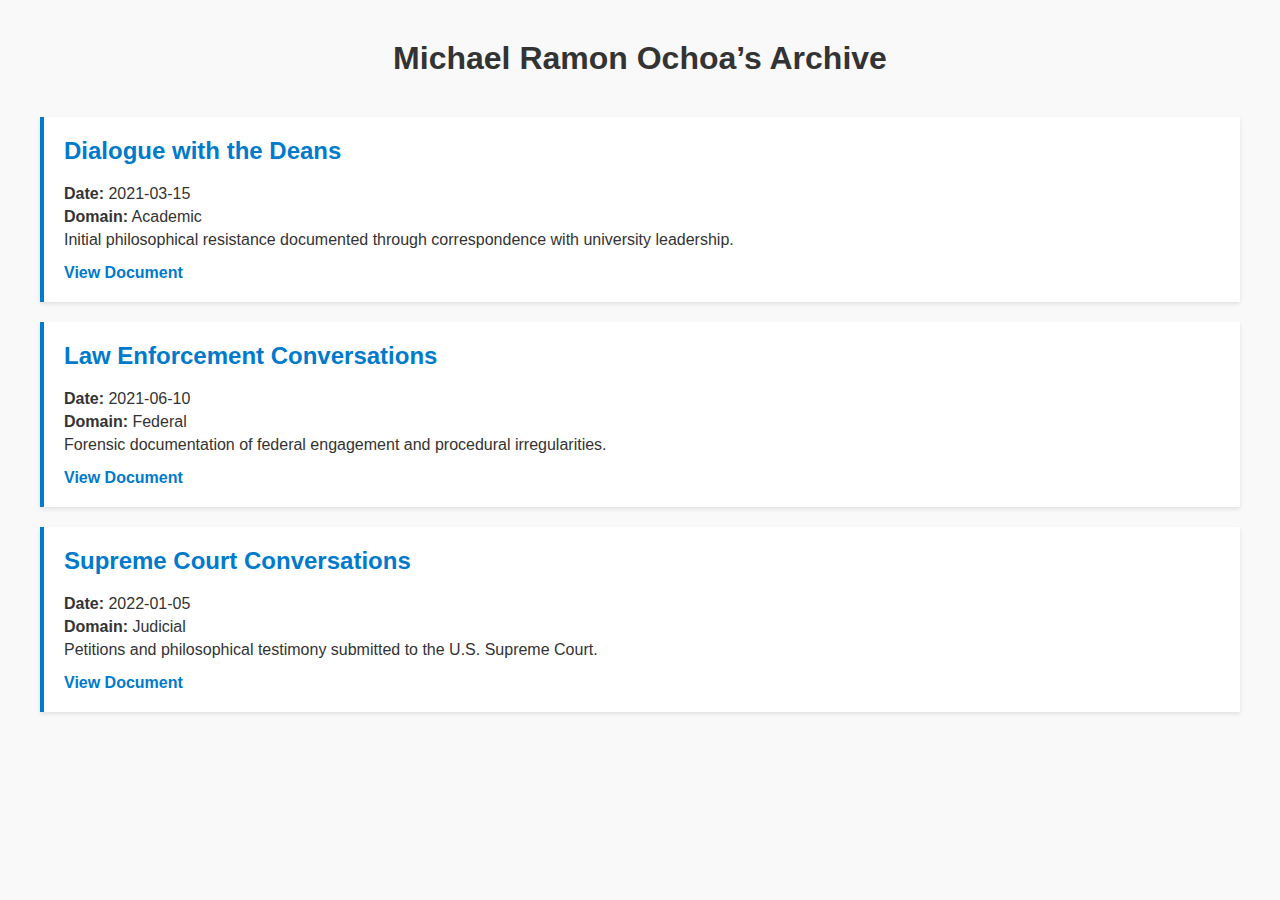
<file: archive-dashboard:/index.html>
<!DOCTYPE html>
<html lang="en">
<head>
  <meta charset="UTF-8">
  <title>Archive Dashboard</title>
  <link rel="stylesheet" href="style.css">
</head>
<body>
  <h1>Michael Ramon Ochoa’s Archive</h1>
  <div id="timeline"></div>

  <script src="script.js"></script>
</body>
</html>
</file>
<file: archive-dashboard:/style.css>
body {
  font-family: Arial, sans-serif;
  background-color: #f9f9f9;
  margin: 40px;
  color: #333;
}

h1 {
  text-align: center;
  margin-bottom: 40px;
}

.timeline-item {
  background-color: #fff;
  border-left: 4px solid #007acc;
  padding: 20px;
  margin-bottom: 20px;
  box-shadow: 0 2px 4px rgba(0,0,0,0.1);
}

.timeline-item h2 {
  margin-top: 0;
  color: #007acc;
}

.timeline-item p {
  margin: 5px 0;
}

.timeline-item a {
  display: inline-block;
  margin-top: 10px;
  color: #007acc;
  text-decoration: none;
  font-weight: bold;
}

.timeline-item a:hover {
  text-decoration: underline;
}
</file>
